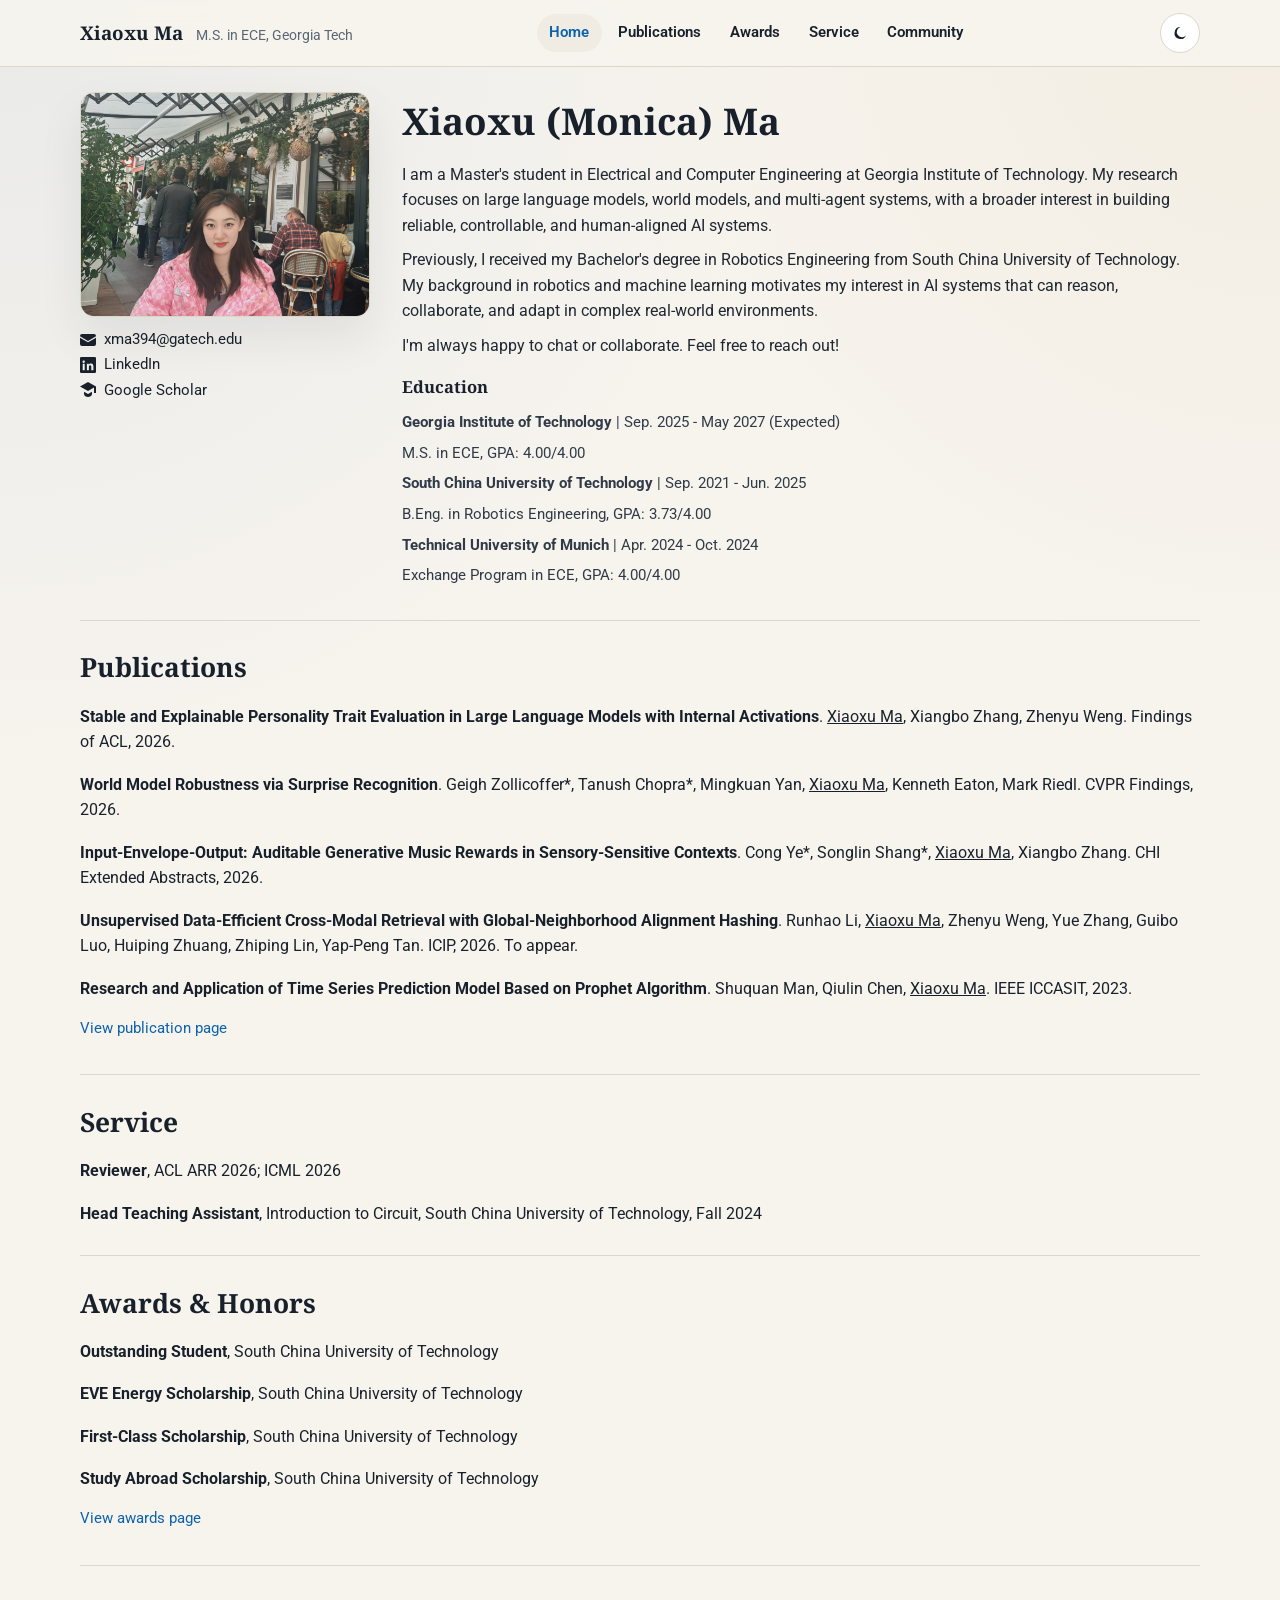
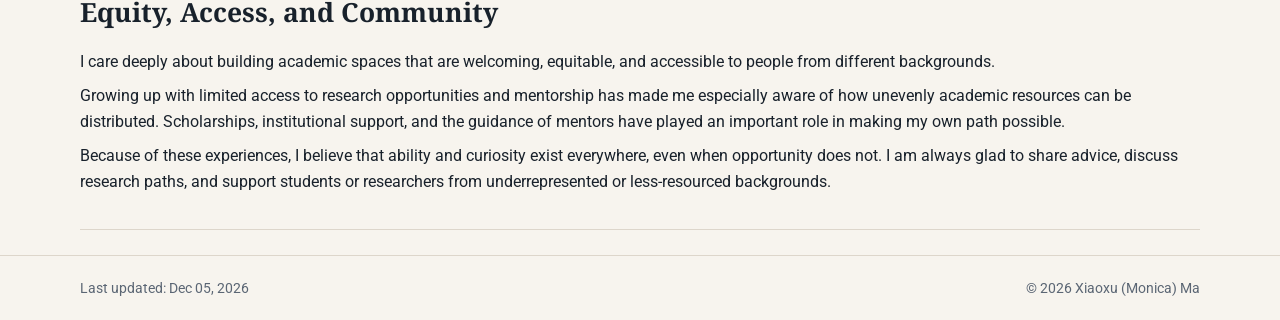
<file: index.html>
<!doctype html>
<html lang="en">
  <head>
    <meta charset="UTF-8" />
    <meta name="viewport" content="width=device-width, initial-scale=1.0" />
    <title>Xiaoxu Ma</title>
    <meta name="description" content="Personal academic homepage." />
    <link rel="preconnect" href="https://fonts.googleapis.com" />
    <link rel="preconnect" href="https://fonts.gstatic.com" crossorigin />
    <link
      href="https://fonts.googleapis.com/css2?family=Roboto:wght@300;400;500;700&amp;family=Noto+Serif:wght@500;700&amp;display=swap"
      rel="stylesheet"
    />
    <link rel="stylesheet" href="assets/css/styles.css?v=20260505a" />
    <script src="assets/js/main.js?v=20260505a" defer></script>
  </head>
  <body id="top">
    <header class="site-header fixed-header">
      <div class="container header-row">
        <div class="title-block">
          <a class="brand" href="#top">Xiaoxu Ma</a>
          <p class="subtitle">M.S. in ECE, Georgia Tech</p>
        </div>

        <button class="menu-toggle" aria-label="Toggle menu" aria-expanded="false">
          <span></span>
          <span></span>
          <span></span>
        </button>

        <nav class="site-nav" aria-label="Main Navigation">
          <a href="#about" class="active">Home</a>
          <a href="publications.html">Publications</a>
          <a href="awards.html">Awards</a>
          <a href="#service">Service</a>
          <a href="#community">Community</a>
        </nav>
        <button class="theme-toggle" type="button" aria-label="Toggle dark mode" aria-pressed="false">
          <svg class="icon icon-moon" viewBox="0 0 24 24" aria-hidden="true">
            <path d="M20 15.3A8 8 0 1 1 12.7 4a7 7 0 1 0 7.3 11.3Z" />
          </svg>
          <svg class="icon icon-sun" viewBox="0 0 24 24" aria-hidden="true">
            <circle cx="12" cy="12" r="4.2" />
            <path d="M12 2.2v2.3M12 19.5v2.3M4.5 4.5l1.6 1.6M17.9 17.9l1.6 1.6M2.2 12h2.3M19.5 12h2.3M4.5 19.5l1.6-1.6M17.9 6.1l1.6-1.6" />
          </svg>
          <span class="sr-only">Toggle theme</span>
        </button>
      </div>
    </header>

    <main class="container main-content">
      <section id="about" class="section reveal visible">
        <div class="about-layout">
          <div class="photo-wrap">
            <div class="photo-stack">
              <img src="assets/img/in_paris.jpg" alt="Xiaoxu Ma portrait" class="photo photo-light" />
              <img src="assets/img/in_paris.jpg" alt="Xiaoxu Ma portrait" class="photo photo-dark" />
            </div>
            <div class="photo-contact">
              <a href="mailto:xma394@gatech.edu">
                <svg class="contact-icon" viewBox="0 0 16 16" aria-hidden="true">
                  <path d="M0 4a2 2 0 0 1 2-2h12a2 2 0 0 1 2 2v.2L8 9 0 4.2V4zm0 1.7V12a2 2 0 0 0 2 2h12a2 2 0 0 0 2-2V5.7L8.5 10a1 1 0 0 1-1 0L0 5.7z" />
                </svg>
                <span>xma394@gatech.edu</span>
              </a>
              <a href="https://www.linkedin.com/in/xiaoxu-ma-424b4730b/" target="_blank" rel="noreferrer">
                <svg class="contact-icon" viewBox="0 0 16 16" aria-hidden="true">
                  <path d="M1.2 0A1.2 1.2 0 0 0 0 1.2v13.6A1.2 1.2 0 0 0 1.2 16h13.6a1.2 1.2 0 0 0 1.2-1.2V1.2A1.2 1.2 0 0 0 14.8 0H1.2zM4.7 13.3H2.7V6.8h2v6.5zm-1-7.4c-.7 0-1.2-.6-1.2-1.2 0-.7.5-1.2 1.2-1.2s1.2.5 1.2 1.2c0 .6-.5 1.2-1.2 1.2zm9.6 7.4h-2v-3.2c0-.8 0-1.8-1.1-1.8-1.1 0-1.3.9-1.3 1.8v3.2h-2V6.8h1.9v.9h.1c.3-.5.9-1.1 2-1.1 2.1 0 2.5 1.4 2.5 3.1v3.6z" />
                </svg>
                <span>LinkedIn</span>
              </a>
              <a href="https://scholar.google.com/citations?user=9jb59YUAAAAJ&hl=en" target="_blank" rel="noreferrer">
                <svg class="contact-icon" viewBox="0 0 16 16" aria-hidden="true">
                  <path d="M8 0 0 4.5 8 9l6-3.4V11h2V4.5L8 0zm-4 9.8V12c0 1.7 2.2 3 4 3s4-1.3 4-3V9.8L8 12 4 9.8z" />
                </svg>
                <span>Google Scholar</span>
              </a>
            </div>
          </div>

          <div class="about-text">
            <h1>Xiaoxu (Monica) Ma</h1>
          
            <p>
              I am a Master's student in Electrical and Computer Engineering at Georgia Institute of Technology.
              My research focuses on large language models, world models, and multi-agent systems, with a broader
              interest in building reliable, controllable, and human-aligned AI systems.
            </p>
          
            <p>
              Previously, I received my Bachelor's degree in Robotics Engineering from South China University of
              Technology. My background in robotics and machine learning motivates my interest in AI systems that
              can reason, collaborate, and adapt in complex real-world environments.
            </p>
          
            <p>
              I'm always happy to chat or collaborate. Feel free to reach out!
            </p>
            <div class="meta-grid">
              <div>
                <h2>Education</h2>
                <p><strong>Georgia Institute of Technology</strong> | Sep. 2025 - May 2027 (Expected)</p>
                <p>M.S. in ECE, GPA: 4.00/4.00</p>
                <p><strong>South China University of Technology</strong> | Sep. 2021 - Jun. 2025</p>
                <p>B.Eng. in Robotics Engineering, GPA: 3.73/4.00</p>
                <p><strong>Technical University of Munich</strong> | Apr. 2024 - Oct. 2024</p>
                <p>Exchange Program in ECE, GPA: 4.00/4.00</p>
              </div>
            </div>
          </div>
        </div>
      </section>

      <hr />

      <section id="publications" class="section reveal">
        <h2>Publications</h2>
        <ul class="entry-list no-bullet">
          <li>
            <p>
              <strong>Stable and Explainable Personality Trait Evaluation in Large Language Models with Internal Activations</strong>.
              <u>Xiaoxu Ma</u>, Xiangbo Zhang, Zhenyu Weng. Findings of ACL, 2026.
            </p>
          </li>
          <li>
            <p>
              <strong>World Model Robustness via Surprise Recognition</strong>. Geigh Zollicoffer*, Tanush Chopra*,
              Mingkuan Yan, <u>Xiaoxu Ma</u>, Kenneth Eaton, Mark Riedl. CVPR Findings, 2026.
            </p>
          </li>
          <li>
            <p>
              <strong>Input-Envelope-Output: Auditable Generative Music Rewards in Sensory-Sensitive Contexts</strong>.
              Cong Ye*, Songlin Shang*, <u>Xiaoxu Ma</u>, Xiangbo Zhang. CHI Extended Abstracts, 2026.
            </p>
          </li>
          <li>
            <p>
              <strong>Unsupervised Data-Efficient Cross-Modal Retrieval with Global-Neighborhood Alignment Hashing</strong>.
              Runhao Li, <u>Xiaoxu Ma</u>, Zhenyu Weng, Yue Zhang, Guibo Luo, Huiping Zhuang, Zhiping Lin, Yap-Peng Tan.
              ICIP, 2026. To appear.
            </p>
          </li>
          <li>
            <p>
              <strong>Research and Application of Time Series Prediction Model Based on Prophet Algorithm</strong>.
              Shuquan Man, Qiulin Chen, <u>Xiaoxu Ma</u>. IEEE ICCASIT, 2023.
            </p>
          </li>
        </ul>
        <p class="jump-link"><a href="publications.html">View publication page</a></p>
      </section>

      <hr />

      <section id="service" class="section reveal">
        <h2>Service</h2>
        <ul class="entry-list no-bullet">
          <li><p><strong>Reviewer</strong>, ACL ARR 2026; ICML 2026</p></li>
          <li><p><strong>Head Teaching Assistant</strong>, Introduction to Circuit, South China University of Technology, Fall 2024</p></li>
        </ul>
      </section>

      <hr />

      <section id="awards" class="section reveal">
        <h2>Awards &amp; Honors</h2>
        <ul class="entry-list no-bullet">
          <li><p><strong>Outstanding Student</strong>, South China University of Technology</p></li>
          <li><p><strong>EVE Energy Scholarship</strong>, South China University of Technology</p></li>
          <li><p><strong>First-Class Scholarship</strong>, South China University of Technology</p></li>
          <li><p><strong>Study Abroad Scholarship</strong>, South China University of Technology</p></li>
        </ul>
        <p class="jump-link"><a href="awards.html">View awards page</a></p>
      </section>

      <hr />

      <section id="community" class="section reveal">
        <h2>Equity, Access, and Community</h2>
        <p>
          I care deeply about building academic spaces that are welcoming, equitable, and accessible to people from
          different backgrounds.
        </p>
        <p>
          Growing up with limited access to research opportunities and mentorship has made me especially aware of how
          unevenly academic resources can be distributed. Scholarships, institutional support, and the guidance of
          mentors have played an important role in making my own path possible.
        </p>
        <p>
          Because of these experiences, I believe that ability and curiosity exist everywhere, even when opportunity
          does not. I am always glad to share advice, discuss research paths, and support students or researchers from
          underrepresented or less-resourced backgrounds.
        </p>
      </section>

      <hr />
    </main>

    <footer class="site-footer">
      <div class="container footer-row">
        <p>Last updated: <span id="last-updated"></span></p>
        <p>&copy; <span id="current-year"></span> Xiaoxu (Monica) Ma</p>
      </div>
    </footer>
  </body>
</html>
</file>
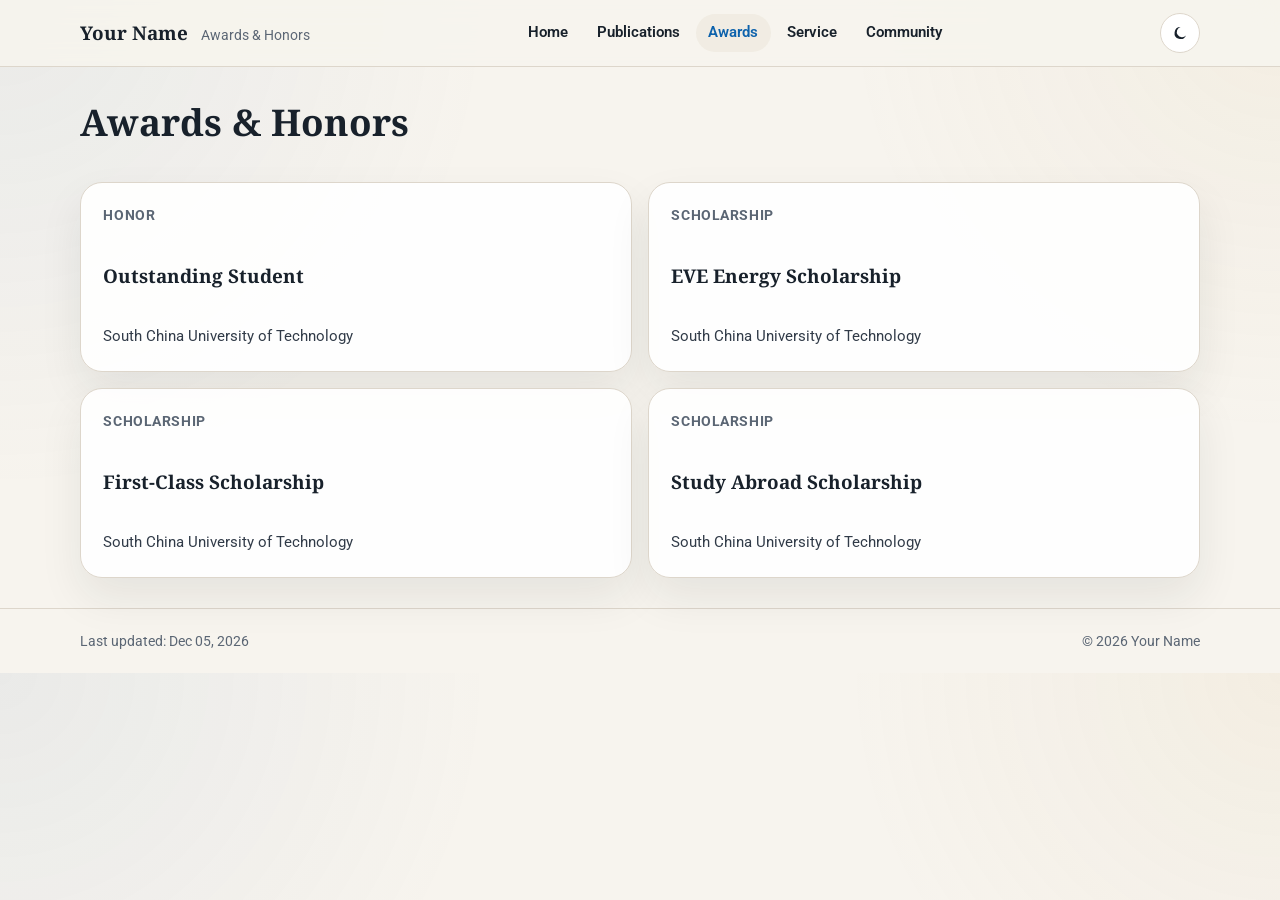
<file: awards.html>
<!doctype html>
<html lang="en">
  <head>
    <meta charset="UTF-8" />
    <meta name="viewport" content="width=device-width, initial-scale=1.0" />
    <title>Awards &amp; Honors | Your Name</title>
    <meta name="description" content="Awards and honors." />
    <link rel="preconnect" href="https://fonts.googleapis.com" />
    <link rel="preconnect" href="https://fonts.gstatic.com" crossorigin />
    <link
      href="https://fonts.googleapis.com/css2?family=Roboto:wght@300;400;500;700&amp;family=Noto+Serif:wght@500;700&amp;display=swap"
      rel="stylesheet"
    />
    <link rel="stylesheet" href="assets/css/styles.css?v=20260505a" />
    <script src="assets/js/main.js?v=20260505a" defer></script>
  </head>
  <body id="top">
    <header class="site-header fixed-header">
      <div class="container header-row">
        <div class="title-block">
          <a class="brand" href="index.html">Your Name</a>
          <p class="subtitle">Awards &amp; Honors</p>
        </div>

        <button class="menu-toggle" aria-label="Toggle menu" aria-expanded="false">
          <span></span>
          <span></span>
          <span></span>
        </button>

        <nav class="site-nav" aria-label="Main Navigation">
          <a href="index.html#about">Home</a>
          <a href="publications.html">Publications</a>
          <a href="awards.html" class="active">Awards</a>
          <a href="index.html#service">Service</a>
          <a href="index.html#community">Community</a>
        </nav>
        <button class="theme-toggle" type="button" aria-label="Toggle dark mode" aria-pressed="false">
          <svg class="icon icon-moon" viewBox="0 0 24 24" aria-hidden="true">
            <path d="M20 15.3A8 8 0 1 1 12.7 4a7 7 0 1 0 7.3 11.3Z" />
          </svg>
          <svg class="icon icon-sun" viewBox="0 0 24 24" aria-hidden="true">
            <circle cx="12" cy="12" r="4.2" />
            <path d="M12 2.2v2.3M12 19.5v2.3M4.5 4.5l1.6 1.6M17.9 17.9l1.6 1.6M2.2 12h2.3M19.5 12h2.3M4.5 19.5l1.6-1.6M17.9 6.1l1.6-1.6" />
          </svg>
          <span class="sr-only">Toggle theme</span>
        </button>
      </div>
    </header>

    <main class="container page-main">
      <section class="page-intro reveal visible">
        <div class="page-intro-copy">
          <h1>Awards &amp; Honors</h1>
        </div>
      </section>

      <section class="honor-board reveal delay-1" aria-label="Awards and honors">
        <article class="honor-card">
          <p class="honor-year">Honor</p>
          <h2>Outstanding Student</h2>
          <p class="honor-org">South China University of Technology</p>
        </article>
        <article class="honor-card">
          <p class="honor-year">Scholarship</p>
          <h2>EVE Energy Scholarship</h2>
          <p class="honor-org">South China University of Technology</p>
        </article>
        <article class="honor-card">
          <p class="honor-year">Scholarship</p>
          <h2>First-Class Scholarship</h2>
          <p class="honor-org">South China University of Technology</p>
        </article>
        <article class="honor-card">
          <p class="honor-year">Scholarship</p>
          <h2>Study Abroad Scholarship</h2>
          <p class="honor-org">South China University of Technology</p>
        </article>
      </section>
    </main>

    <footer class="site-footer">
      <div class="container footer-row">
        <p>Last updated: <span id="last-updated"></span></p>
        <p>&copy; <span id="current-year"></span> Your Name</p>
      </div>
    </footer>
  </body>
</html>
</file>
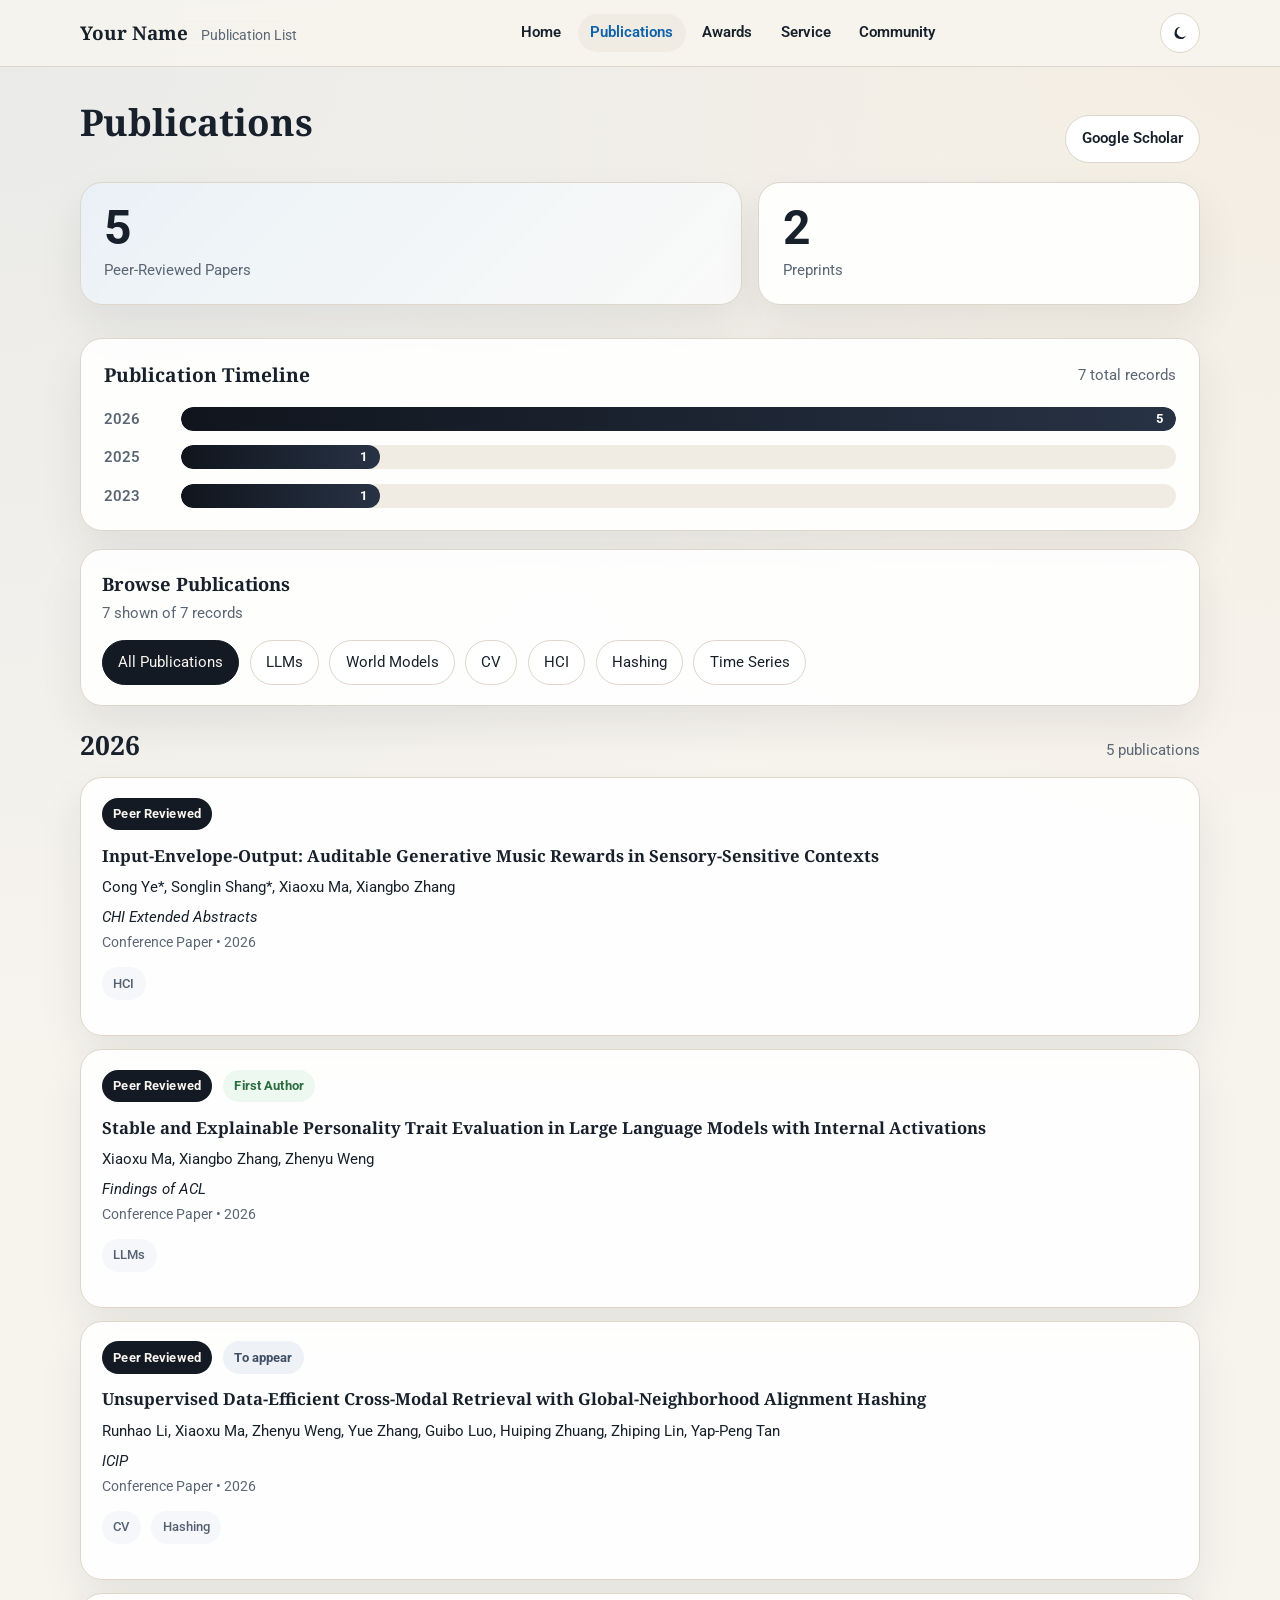
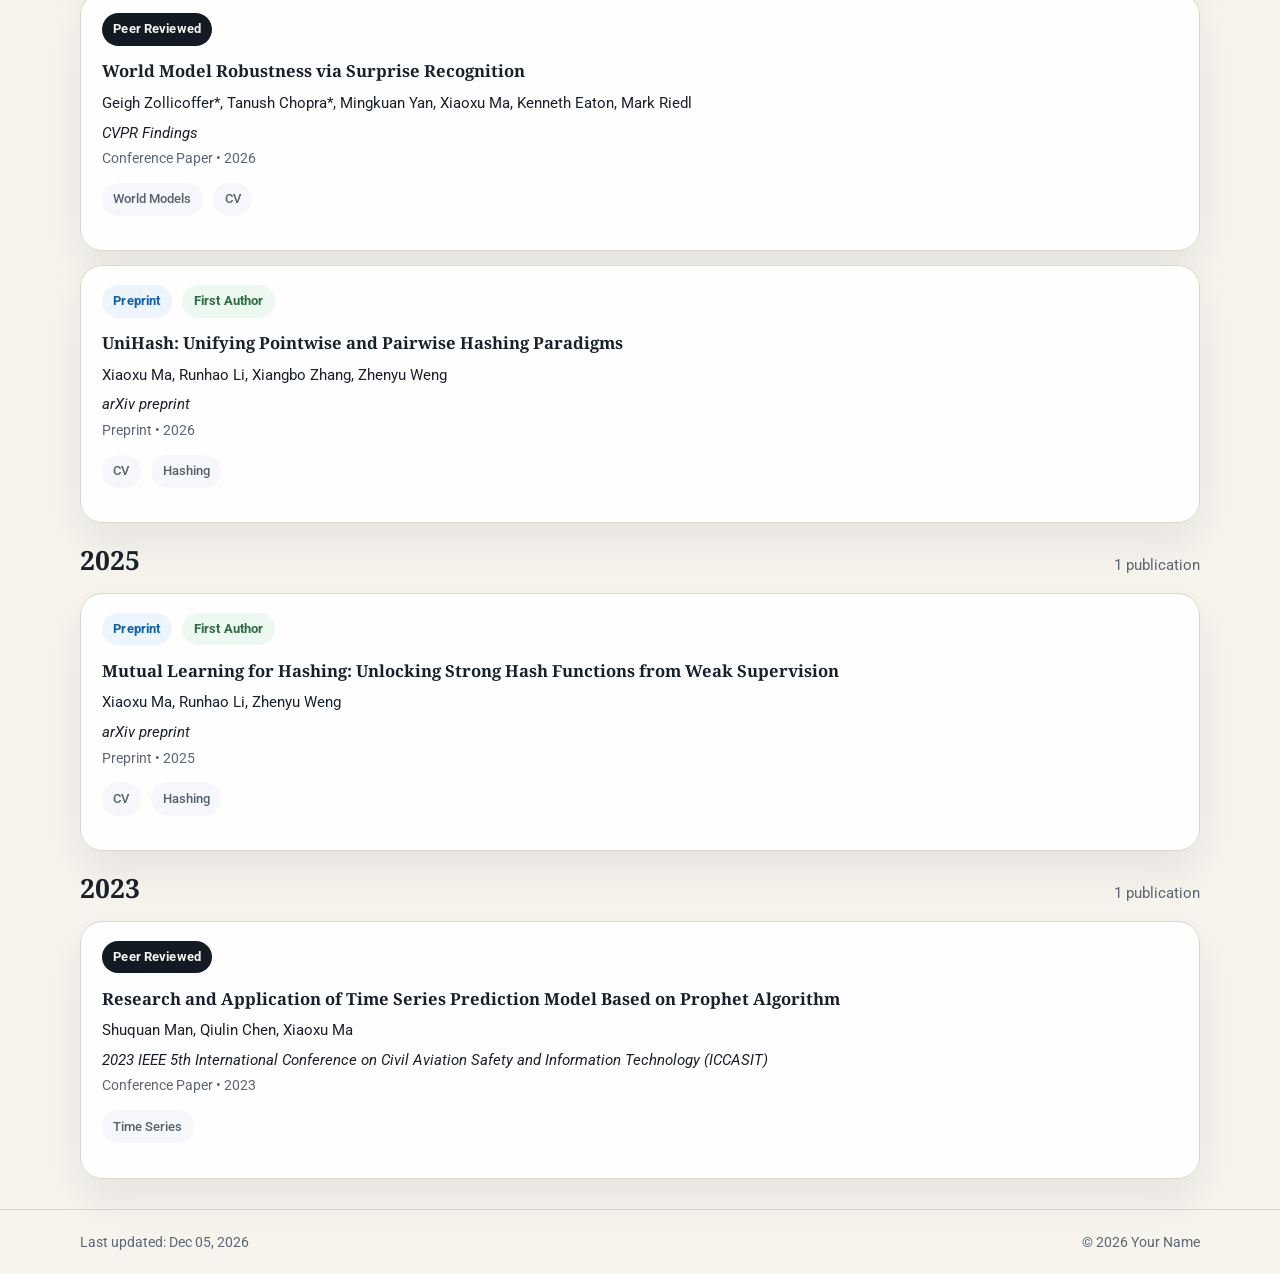
<file: publications.html>
<!doctype html>
<html lang="en">
  <head>
    <meta charset="UTF-8" />
    <meta name="viewport" content="width=device-width, initial-scale=1.0" />
    <title>Publications | Your Name</title>
    <meta name="description" content="Publications and research records." />
    <link rel="preconnect" href="https://fonts.googleapis.com" />
    <link rel="preconnect" href="https://fonts.gstatic.com" crossorigin />
    <link
      href="https://fonts.googleapis.com/css2?family=Roboto:wght@300;400;500;700&amp;family=Noto+Serif:wght@500;700&amp;display=swap"
      rel="stylesheet"
    />
    <link rel="stylesheet" href="assets/css/styles.css?v=20260505a" />
    <script src="assets/data/publications.js?v=20260505a" defer></script>
    <script src="assets/js/publications.js?v=20260505a" defer></script>
    <script src="assets/js/main.js?v=20260505a" defer></script>
  </head>
  <body id="top">
    <header class="site-header fixed-header">
      <div class="container header-row">
        <div class="title-block">
          <a class="brand" href="index.html">Your Name</a>
          <p class="subtitle">Publication List</p>
        </div>

        <button class="menu-toggle" aria-label="Toggle menu" aria-expanded="false">
          <span></span>
          <span></span>
          <span></span>
        </button>

        <nav class="site-nav" aria-label="Main Navigation">
          <a href="index.html#about">Home</a>
          <a href="publications.html" class="active">Publications</a>
          <a href="awards.html">Awards</a>
          <a href="index.html#service">Service</a>
          <a href="index.html#community">Community</a>
        </nav>
        <button class="theme-toggle" type="button" aria-label="Toggle dark mode" aria-pressed="false">
          <svg class="icon icon-moon" viewBox="0 0 24 24" aria-hidden="true">
            <path d="M20 15.3A8 8 0 1 1 12.7 4a7 7 0 1 0 7.3 11.3Z" />
          </svg>
          <svg class="icon icon-sun" viewBox="0 0 24 24" aria-hidden="true">
            <circle cx="12" cy="12" r="4.2" />
            <path d="M12 2.2v2.3M12 19.5v2.3M4.5 4.5l1.6 1.6M17.9 17.9l1.6 1.6M2.2 12h2.3M19.5 12h2.3M4.5 19.5l1.6-1.6M17.9 6.1l1.6-1.6" />
          </svg>
          <span class="sr-only">Toggle theme</span>
        </button>
      </div>
    </header>

    <main class="container page-main">
      <section class="page-intro reveal visible">
        <div class="page-intro-copy">
          <h1>Publications</h1>
        </div>
        <a class="page-intro-link" href="https://scholar.google.com/" target="_blank" rel="noreferrer">
          Google Scholar
        </a>
      </section>

      <section id="publication-dashboard" class="reveal delay-1"></section>
      <section id="publication-controls" class="reveal delay-2"></section>
      <section id="all-publications-list" class="reveal delay-2"></section>
    </main>

    <footer class="site-footer">
      <div class="container footer-row">
        <p>Last updated: <span id="last-updated"></span></p>
        <p>&copy; <span id="current-year"></span> Your Name</p>
      </div>
    </footer>
  </body>
</html>
</file>
<file: assets/css/styles.css>
:root {
  --bg: #f7f4ee;
  --surface: rgba(255, 255, 255, 0.92);
  --surface-strong: #ffffff;
  --surface-soft: #f1ece3;
  --text: #18212b;
  --muted: #5b6674;
  --line: #ddd6cb;
  --link: #0d62ac;
  --link-hover: #093d6d;
  --header-bg: rgba(247, 244, 238, 0.9);
  --mobile-nav-bg: rgba(250, 247, 241, 0.98);
  --menu-line: #18212b;
  --about-text: #1f2732;
  --meta-text: #313b48;
  --accent: #141a24;
  --accent-soft: #eef4fb;
  --tag-bg: #f5f7fa;
  --tag-text: #556171;
  --success-bg: #edf8f0;
  --success-text: #2d6e41;
  --warning-bg: #fff3df;
  --warning-text: #8a5b00;
  --shadow: 0 20px 44px rgba(24, 33, 43, 0.08);
  --max-width: 1120px;
}

[data-theme="dark"] {
  --bg: #0f141b;
  --surface: rgba(22, 28, 38, 0.92);
  --surface-strong: #171d27;
  --surface-soft: #202838;
  --text: #ebeff6;
  --muted: #aab2c1;
  --line: #2d3849;
  --link: #8cc0ff;
  --link-hover: #b4d5ff;
  --header-bg: rgba(15, 20, 27, 0.9);
  --mobile-nav-bg: rgba(20, 25, 34, 0.98);
  --menu-line: #ebeff6;
  --about-text: #dce3ee;
  --meta-text: #c8d1df;
  --accent: #f4f7fb;
  --accent-soft: #212b39;
  --tag-bg: #1c2330;
  --tag-text: #c6d1e0;
  --success-bg: rgba(44, 90, 59, 0.28);
  --success-text: #b7ebc6;
  --warning-bg: rgba(122, 92, 28, 0.28);
  --warning-text: #ffe0a1;
  --shadow: 0 24px 50px rgba(0, 0, 0, 0.22);
}

* {
  box-sizing: border-box;
}

html {
  scroll-behavior: smooth;
}

body {
  margin: 0;
  font-family: "Roboto", "Helvetica Neue", Arial, sans-serif;
  color: var(--text);
  background:
    radial-gradient(circle at top left, rgba(72, 113, 167, 0.08), transparent 34%),
    radial-gradient(circle at top right, rgba(196, 157, 86, 0.08), transparent 30%),
    var(--bg);
  line-height: 1.6;
  padding-top: 66px;
  transition: background-color 0.25s ease, color 0.25s ease;
}

a {
  color: var(--link);
  text-decoration: none;
}

a:hover {
  color: var(--link-hover);
}

img {
  display: block;
  max-width: 100%;
}

h1,
h2,
h3 {
  margin: 0;
  font-family: "Noto Serif", Georgia, serif;
  font-weight: 700;
}

h1 {
  font-size: clamp(1.85rem, 3vw, 2.3rem);
  margin-bottom: 0.7rem;
}

h2 {
  font-size: clamp(1.35rem, 2.4vw, 1.65rem);
  margin-bottom: 0.95rem;
}

p {
  margin: 0;
  padding-bottom: 0.55rem;
  color: var(--text);
}

hr {
  border: 0;
  border-top: 1px solid var(--line);
  margin: 0;
}

.container {
  width: min(var(--max-width), 92vw);
  margin: 0 auto;
}

.fixed-header {
  position: fixed;
  top: 0;
  left: 0;
  width: 100%;
  z-index: 100;
}

.site-header {
  background: var(--header-bg);
  border-bottom: 1px solid var(--line);
  backdrop-filter: blur(14px);
}

.header-row {
  min-height: 66px;
  display: flex;
  align-items: center;
  justify-content: space-between;
  gap: 0.8rem;
}

.title-block {
  display: flex;
  align-items: baseline;
  gap: 0.8rem;
  min-width: 0;
}

.brand {
  font-family: "Noto Serif", Georgia, serif;
  font-size: 1.18rem;
  color: var(--text);
  font-weight: 700;
  white-space: nowrap;
}

.subtitle {
  padding-bottom: 0;
  color: var(--muted);
  font-size: 0.87rem;
  white-space: nowrap;
  overflow: hidden;
  text-overflow: ellipsis;
}

.site-nav {
  display: flex;
  align-items: center;
  list-style: none;
  gap: 0.24rem;
}

.site-nav a {
  color: var(--text);
  font-size: 0.93rem;
  font-weight: 600;
  padding: 0.45rem 0.78rem;
  border-radius: 999px;
  transition: background-color 0.2s ease, color 0.2s ease;
}

.site-nav a:hover,
.site-nav a.active {
  color: var(--link);
  background: var(--surface-soft);
}

.menu-toggle {
  display: none;
  border: 0;
  background: transparent;
  padding: 0;
  cursor: pointer;
}

.menu-toggle span {
  display: block;
  width: 22px;
  height: 2px;
  margin: 4px 0;
  background: var(--menu-line);
  border-radius: 2px;
}

.theme-toggle {
  width: 40px;
  height: 40px;
  border: 1px solid var(--line);
  background: var(--surface-strong);
  color: var(--text);
  border-radius: 999px;
  padding: 0;
  display: inline-flex;
  align-items: center;
  justify-content: center;
  cursor: pointer;
  transition: border-color 0.2s ease, color 0.2s ease, background-color 0.2s ease;
}

.theme-toggle:hover {
  color: var(--link);
  border-color: var(--link);
}

.theme-toggle .icon {
  width: 18px;
  height: 18px;
  stroke: currentColor;
  fill: none;
  stroke-width: 1.7;
  stroke-linecap: round;
  stroke-linejoin: round;
}

.theme-toggle .icon-moon path {
  fill: currentColor;
  stroke: none;
}

.theme-toggle .icon-sun {
  display: none;
}

[data-theme="dark"] .theme-toggle .icon-sun {
  display: block;
}

[data-theme="dark"] .theme-toggle .icon-moon {
  display: none;
}

.sr-only {
  position: absolute;
  width: 1px;
  height: 1px;
  padding: 0;
  margin: -1px;
  overflow: hidden;
  clip: rect(0, 0, 0, 0);
  white-space: nowrap;
  border: 0;
}

.main-content {
  padding: 0 0 0.8rem;
}

.section {
  padding: 1.6rem 0;
}

.about-layout {
  display: grid;
  grid-template-columns: 290px 1fr;
  gap: 2rem;
  align-items: start;
}

.photo-wrap {
  width: 100%;
}

.photo-stack {
  width: 100%;
  max-width: 290px;
}

.photo {
  width: 100%;
  max-width: 100%;
  border-radius: 14px;
  border: 1px solid var(--line);
  box-shadow: var(--shadow);
}

.photo-dark {
  display: none;
}

[data-theme="dark"] .photo-light {
  display: none;
}

[data-theme="dark"] .photo-dark {
  display: block;
}

.photo-contact {
  margin-top: 0.85rem;
  display: grid;
  gap: 0.48rem;
}

.photo-contact a {
  display: inline-flex;
  align-items: center;
  gap: 0.5rem;
  color: var(--text);
  font-size: 0.92rem;
  line-height: 1.2;
}

.photo-contact a:hover {
  color: var(--link);
}

.photo-contact .contact-icon {
  width: 16px;
  height: 16px;
  flex: 0 0 16px;
  fill: currentColor;
}

.about-text p {
  color: var(--about-text);
}

.meta-grid {
  display: grid;
  grid-template-columns: 1fr;
  gap: 1.2rem;
  margin-top: 0.45rem;
}

.meta-grid h2 {
  font-size: 1.04rem;
  margin-bottom: 0.55rem;
}

.meta-grid p {
  color: var(--meta-text);
  font-size: 0.95rem;
  padding-bottom: 0.4rem;
}

.no-bullet {
  margin: 0;
  padding: 0;
  list-style: none;
}

.entry-list {
  display: grid;
  gap: 0.85rem;
}

.entry-list li {
  margin: 0;
}

.entry-list p {
  padding-bottom: 0.2rem;
}

.jump-link {
  margin-top: 0.7rem;
  font-size: 0.95rem;
}

.cv-viewer {
  width: 100%;
  min-height: 760px;
  border: 1px solid var(--line);
}

.site-footer {
  border-top: 1px solid var(--line);
  margin-top: 0.8rem;
}

.footer-row {
  min-height: 64px;
  display: flex;
  align-items: center;
  justify-content: space-between;
  gap: 0.7rem;
  flex-wrap: wrap;
}

.footer-row p {
  color: var(--muted);
  font-size: 0.88rem;
  padding-bottom: 0;
}

.page-main {
  padding: 1.7rem 0 1.1rem;
}

.page-intro {
  margin-bottom: 1.15rem;
  display: flex;
  align-items: flex-end;
  justify-content: space-between;
  gap: 1rem;
}

.page-intro-copy {
  max-width: 720px;
}

.page-intro-copy p {
  color: var(--muted);
  padding-bottom: 0;
}

.page-intro-link,
.toolbar-link,
.paper-links a {
  display: inline-flex;
  align-items: center;
  justify-content: center;
  min-height: 42px;
  padding: 0.72rem 1rem;
  border-radius: 999px;
  border: 1px solid var(--line);
  background: var(--surface-strong);
  color: var(--text);
  font-size: 0.92rem;
  font-weight: 600;
  transition: border-color 0.2s ease, color 0.2s ease, background-color 0.2s ease;
}

.page-intro-link:hover,
.toolbar-link:hover,
.paper-links a:hover {
  color: var(--link);
  border-color: var(--link);
  background: var(--surface-soft);
}

.stats-grid {
  display: grid;
  grid-template-columns: repeat(3, minmax(0, 1fr));
  gap: 1rem;
  margin-bottom: 1.1rem;
}

.stats-grid-publications {
  grid-template-columns: minmax(0, 1.5fr) minmax(0, 1fr);
}

.stat-card,
.timeline-card,
.publication-toolbar,
.publication-card,
.honor-card,
.contact-card,
.empty-state {
  border: 1px solid var(--line);
  border-radius: 22px;
  background: var(--surface);
  box-shadow: var(--shadow);
}

.stat-card {
  padding: 1.35rem 1.45rem;
  display: flex;
  flex-direction: column;
  gap: 0.35rem;
}

.stat-card-emphasis {
  background:
    linear-gradient(135deg, rgba(13, 98, 172, 0.08), rgba(20, 26, 36, 0.02)),
    var(--surface);
}

.stat-number {
  font-size: clamp(1.75rem, 4vw, 3rem);
  font-weight: 700;
  line-height: 1;
  letter-spacing: -0.05em;
  overflow-wrap: anywhere;
}

.stat-label {
  color: var(--muted);
  font-size: 0.95rem;
}

.pub-dashboard {
  display: grid;
  gap: 1rem;
  margin-bottom: 1.1rem;
}

.section-heading {
  display: flex;
  align-items: center;
  justify-content: space-between;
  gap: 0.9rem;
  margin-bottom: 1rem;
}

.section-heading h2 {
  font-size: 1.2rem;
  margin-bottom: 0;
}

.section-heading p {
  color: var(--muted);
  font-size: 0.92rem;
  padding-bottom: 0;
}

.timeline-card {
  padding: 1.3rem 1.45rem 1.4rem;
}

.timeline-list {
  display: grid;
  gap: 0.9rem;
}

.timeline-row {
  display: grid;
  grid-template-columns: 62px minmax(0, 1fr);
  gap: 0.9rem;
  align-items: center;
}

.timeline-year {
  color: var(--muted);
  font-weight: 600;
  font-size: 0.94rem;
}

.timeline-track {
  height: 24px;
  border-radius: 999px;
  background: var(--surface-soft);
  overflow: hidden;
  position: relative;
}

.timeline-bar {
  height: 100%;
  min-width: 24px;
  border-radius: 999px;
  background: linear-gradient(90deg, #10151d, #273244);
  display: flex;
  align-items: center;
  justify-content: flex-end;
  padding-right: 0.45rem;
}

[data-theme="dark"] .timeline-bar {
  background: linear-gradient(90deg, #edf2fb, #c9d4e5);
}

.timeline-value {
  min-width: 18px;
  color: #ffffff;
  font-size: 0.8rem;
  font-weight: 700;
  text-align: center;
}

[data-theme="dark"] .timeline-value {
  color: #111318;
}

.publication-toolbar {
  padding: 1.2rem 1.3rem;
  margin-bottom: 1.15rem;
}

.toolbar-head {
  display: flex;
  align-items: center;
  justify-content: space-between;
  gap: 1rem;
  margin-bottom: 0.95rem;
}

.toolbar-head h2 {
  font-size: 1.15rem;
  margin-bottom: 0.2rem;
}

.toolbar-head p {
  color: var(--muted);
  font-size: 0.92rem;
  padding-bottom: 0;
}

.filter-group,
.toggle-group,
.tag-row,
.publication-badges,
.paper-links {
  display: flex;
  flex-wrap: wrap;
  gap: 0.65rem;
}

.toggle-group {
  margin-top: 0.9rem;
}

.filter-chip,
.toggle-chip {
  appearance: none;
  border: 1px solid var(--line);
  background: var(--surface-strong);
  color: var(--text);
  border-radius: 999px;
  padding: 0.62rem 0.95rem;
  font: inherit;
  font-size: 0.91rem;
  cursor: pointer;
  transition: border-color 0.2s ease, background-color 0.2s ease, color 0.2s ease;
}

.filter-chip:hover,
.toggle-chip:hover {
  border-color: var(--link);
  color: var(--link);
}

.filter-chip.active,
.toggle-chip.active {
  background: var(--accent);
  border-color: var(--accent);
  color: var(--bg);
}

[data-theme="dark"] .filter-chip.active,
[data-theme="dark"] .toggle-chip.active {
  color: #111318;
}

.publication-results {
  display: grid;
  gap: 1rem;
}

.pub-year-block {
  display: grid;
  gap: 0.7rem;
}

.pub-year-header {
  display: flex;
  align-items: baseline;
  justify-content: space-between;
  gap: 0.8rem;
}

.pub-year-header h2 {
  margin-bottom: 0;
}

.pub-year-header p {
  color: var(--muted);
  font-size: 0.92rem;
  padding-bottom: 0;
}

.publication-list {
  display: grid;
  gap: 0.85rem;
}

.publication-card {
  padding: 1.2rem 1.3rem;
}

.publication-card h3 {
  font-size: 1.04rem;
  line-height: 1.45;
  margin-bottom: 0.45rem;
}

.publication-card .authors {
  color: var(--text);
  font-size: 0.95rem;
  padding-bottom: 0.35rem;
}

.publication-venue {
  color: var(--text);
  font-size: 0.94rem;
  font-style: italic;
  padding-bottom: 0.15rem;
}

.publication-meta {
  color: var(--muted);
  font-size: 0.9rem;
  padding-bottom: 0.8rem;
}

.tag-row {
  margin-bottom: 0.95rem;
}

.tag-chip {
  padding: 0.4rem 0.72rem;
  border-radius: 999px;
  background: var(--tag-bg);
  color: var(--tag-text);
  font-size: 0.8rem;
  font-weight: 500;
}

.badge {
  display: inline-flex;
  align-items: center;
  min-height: 28px;
  padding: 0.38rem 0.72rem;
  border-radius: 999px;
  background: var(--tag-bg);
  color: var(--tag-text);
  font-size: 0.79rem;
  font-weight: 700;
  letter-spacing: 0.01em;
}

.publication-badges {
  margin-bottom: 0.85rem;
}

.badge-reviewed {
  background: var(--accent);
  color: var(--bg);
}

[data-theme="dark"] .badge-reviewed {
  color: #111318;
}

.badge-preprint {
  background: var(--accent-soft);
  color: var(--link);
}

.badge-first-author {
  background: var(--success-bg);
  color: var(--success-text);
}

.badge-status {
  background: #eef1f5;
  color: #415067;
}

[data-theme="dark"] .badge-status {
  background: #252e3b;
  color: #d8e0ee;
}

.badge-accent {
  background: var(--warning-bg);
  color: var(--warning-text);
}

.paper-links {
  margin-top: 0.2rem;
}

.contact-card,
.empty-state {
  padding: 1.2rem 1.3rem;
}

.contact-card p,
.empty-state p {
  padding-bottom: 0;
}

.empty-state h2 {
  font-size: 1.08rem;
  margin-bottom: 0.45rem;
}

.honor-board {
  display: grid;
  grid-template-columns: repeat(2, minmax(0, 1fr));
  gap: 1rem;
}

.honor-card {
  padding: 1.35rem 1.4rem;
  min-height: 190px;
  display: flex;
  flex-direction: column;
  justify-content: space-between;
  gap: 0.6rem;
}

.honor-year {
  color: var(--muted);
  font-size: 0.9rem;
  font-weight: 700;
  letter-spacing: 0.04em;
  text-transform: uppercase;
  padding-bottom: 0;
}

.honor-card h2 {
  font-size: 1.18rem;
  margin-bottom: 0;
}

.honor-org {
  color: var(--meta-text);
  font-size: 0.96rem;
  padding-bottom: 0;
}

.reveal {
  opacity: 0;
  transform: translateY(10px);
  transition: opacity 0.4s ease, transform 0.4s ease;
}

.reveal.visible {
  opacity: 1;
  transform: translateY(0);
}

.delay-1 {
  transition-delay: 0.08s;
}

.delay-2 {
  transition-delay: 0.16s;
}

@media (max-width: 960px) {
  .subtitle {
    display: none;
  }

  .meta-grid {
    grid-template-columns: 1fr;
    gap: 0.8rem;
  }

  .about-layout {
    grid-template-columns: 180px 1fr;
    gap: 1.2rem;
  }

  .photo {
    max-width: 180px;
  }
}

@media (max-width: 760px) {
  body {
    padding-top: 60px;
  }

  .header-row {
    min-height: 60px;
  }

  .menu-toggle {
    display: inline-block;
  }

  .site-nav {
    position: absolute;
    top: 60px;
    right: 4vw;
    left: 4vw;
    border: 1px solid var(--line);
    border-radius: 18px;
    background: var(--mobile-nav-bg);
    padding: 0.5rem;
    display: none;
    flex-direction: column;
    align-items: stretch;
    gap: 0;
    box-shadow: var(--shadow);
  }

  .site-nav a {
    padding: 0.62rem 0.72rem;
    border-radius: 12px;
  }

  .site-nav.open {
    display: flex;
  }

  .about-layout,
  .stats-grid,
  .stats-grid-publications,
  .honor-board {
    grid-template-columns: 1fr;
  }

  .photo-wrap {
    width: 160px;
  }

  .page-intro,
  .toolbar-head,
  .pub-year-header,
  .section-heading {
    flex-direction: column;
    align-items: flex-start;
  }

  .timeline-row {
    grid-template-columns: 48px minmax(0, 1fr);
    gap: 0.7rem;
  }

  .publication-toolbar,
  .timeline-card,
  .publication-card,
  .stat-card,
  .honor-card,
  .contact-card,
  .empty-state {
    padding: 1.1rem;
  }

  .cv-viewer {
    min-height: 520px;
  }
}
</file>
